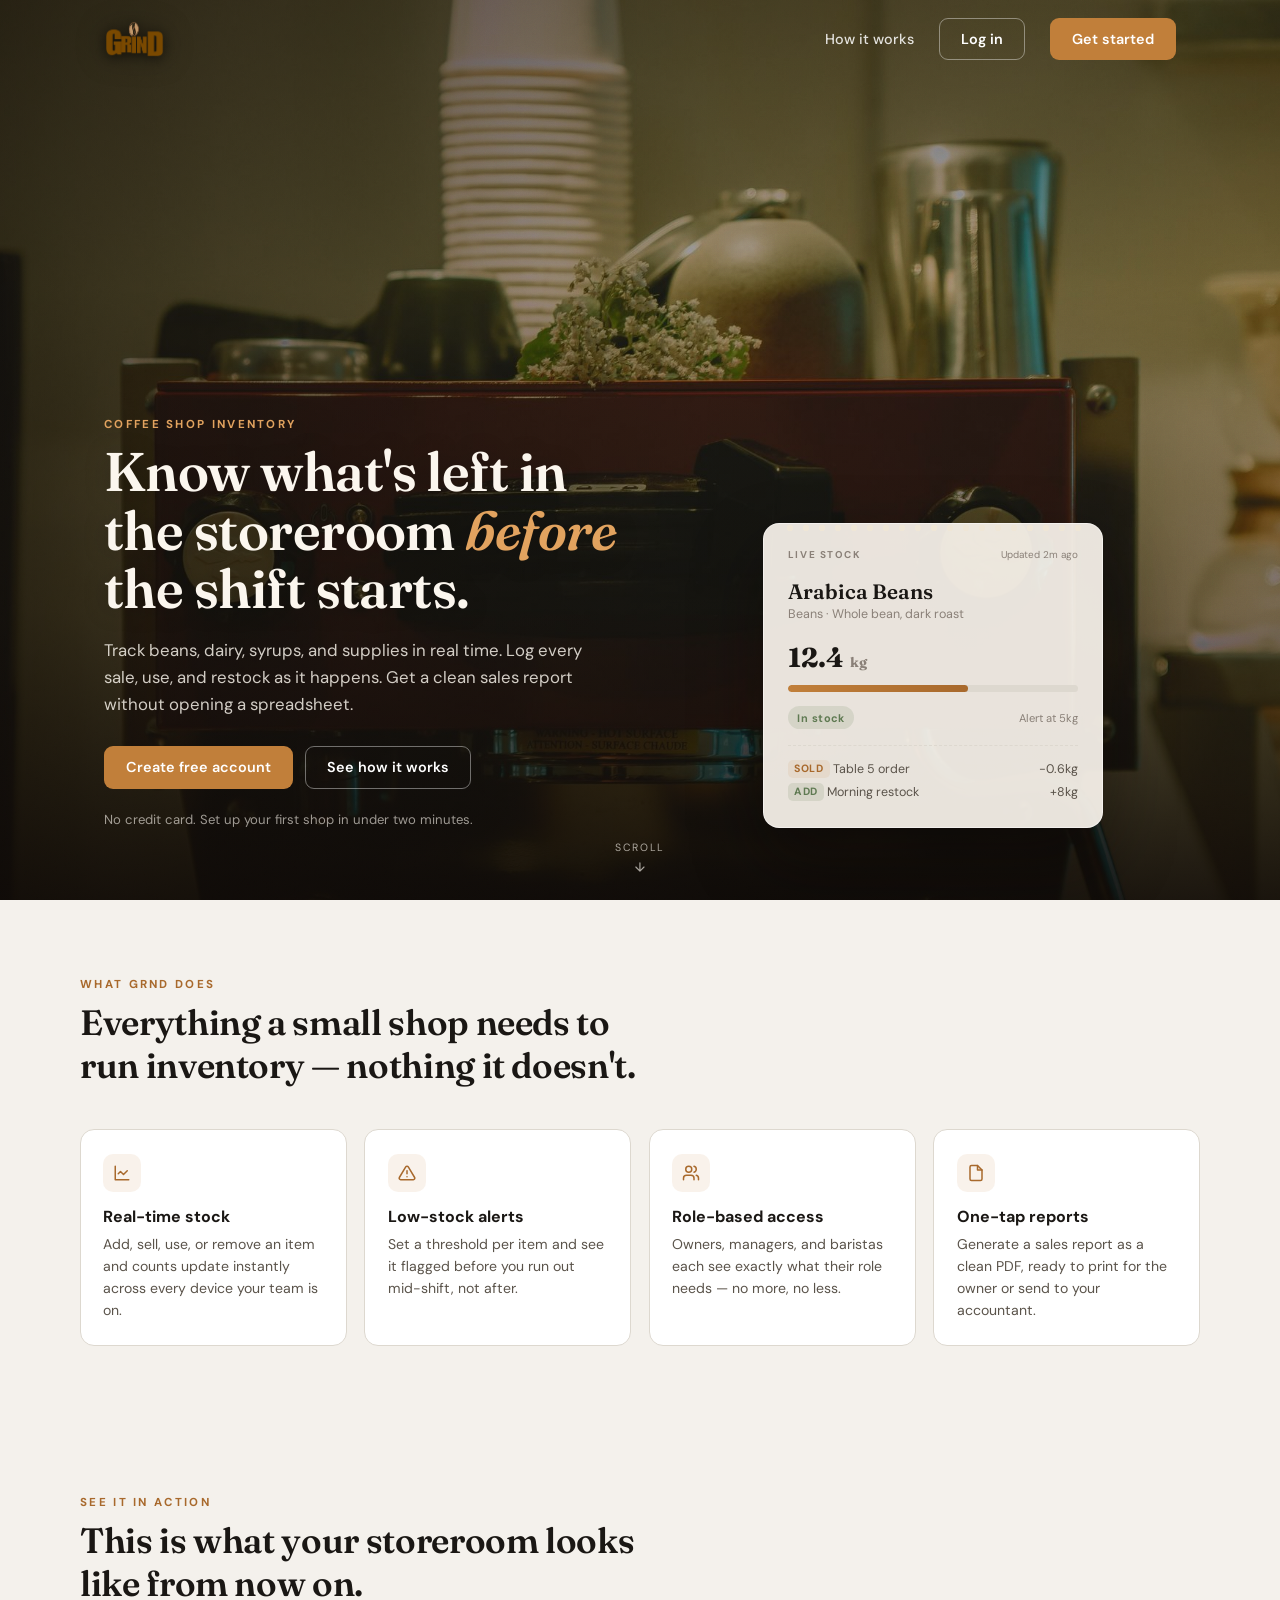
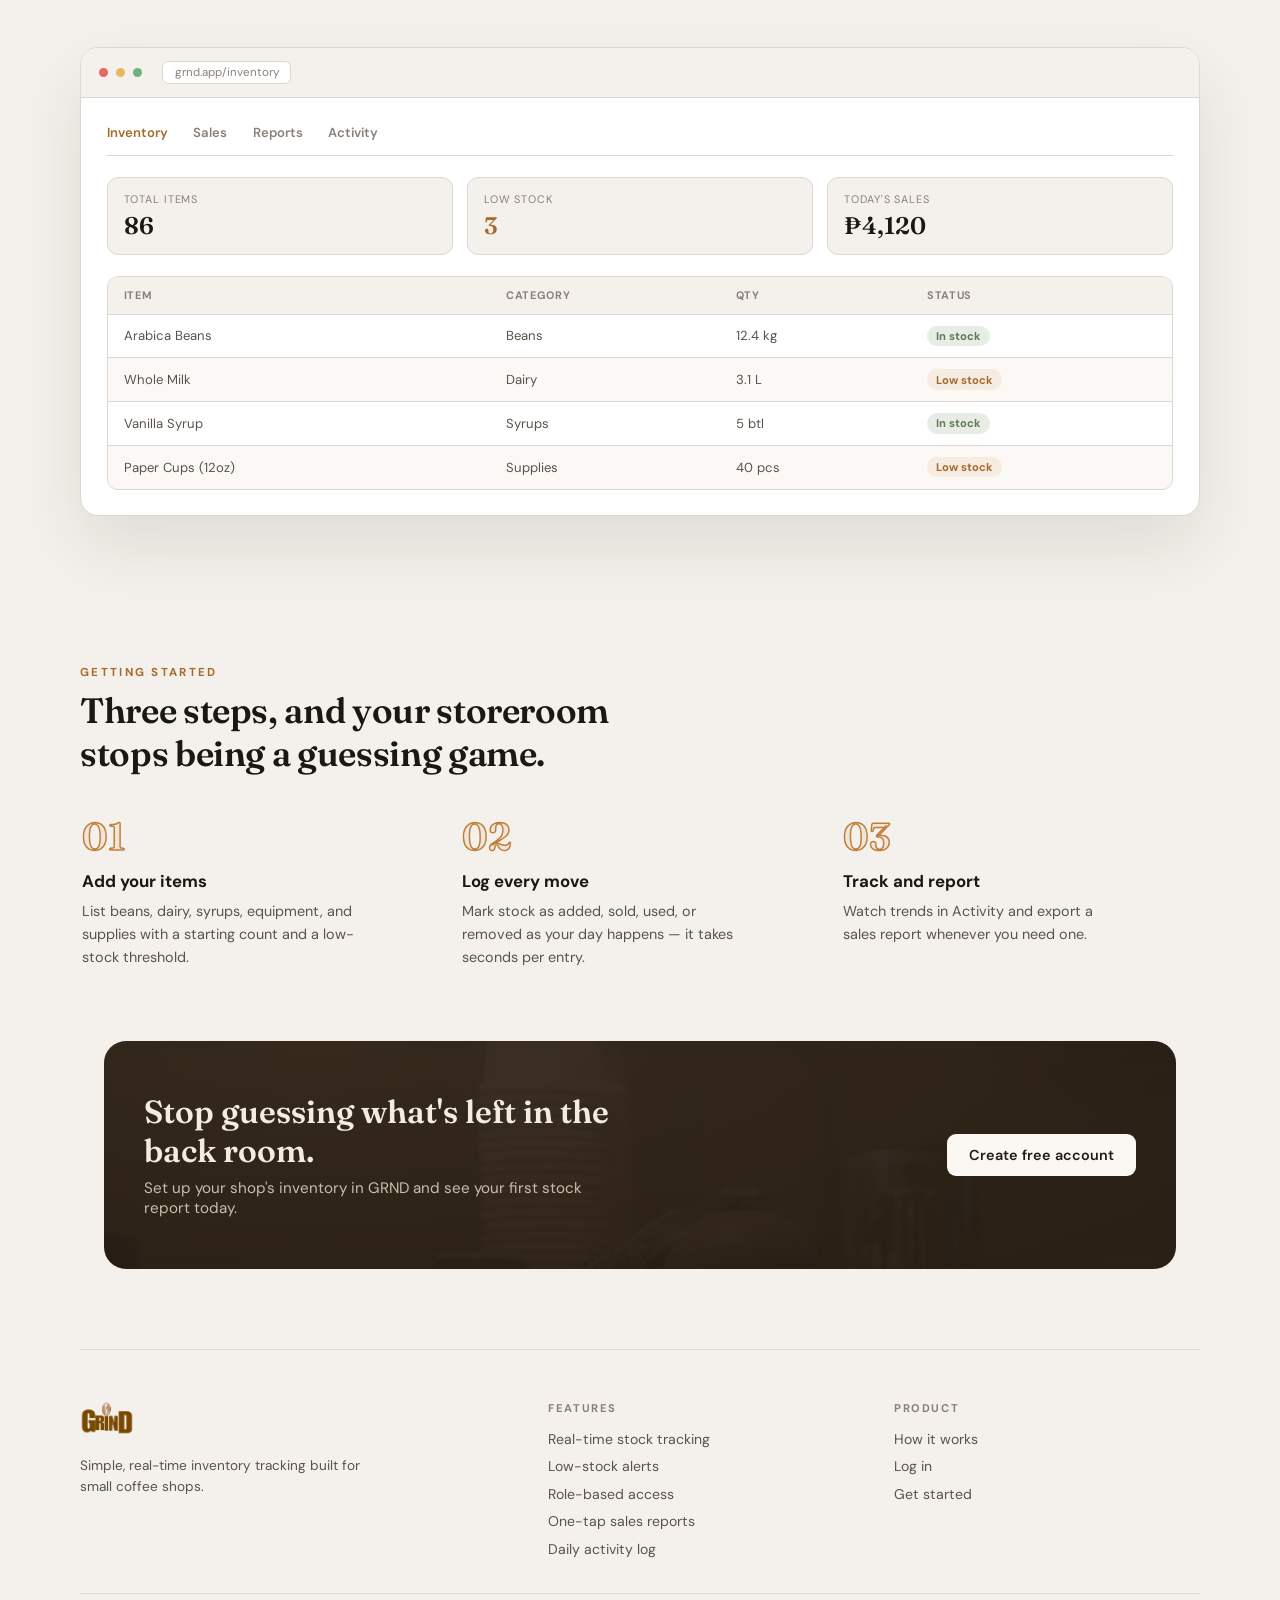
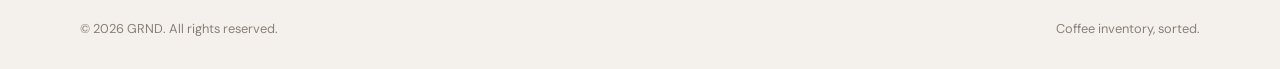
<file: index.html>
<!DOCTYPE html>
<html lang="en">
<head>
<meta charset="UTF-8">
<meta name="viewport" content="width=device-width, initial-scale=1.0">
<meta name="google-site-verification" content="4CxbgGFy1J-Vid9wjSaJWtmQZ1Nv8mDN91HN-kvKp9s" />
<title>GRND — Coffee Inventory, Sorted</title>
<link rel="icon" type="image/png" href="images/logo-full.png">
<meta name="description" content="GRND helps coffee shops track beans, dairy, syrups, and supplies in real time, log every sale and restock, and generate reports in one click.">
<link rel="preconnect" href="https://fonts.googleapis.com">
<link href="https://fonts.googleapis.com/css2?family=Fraunces:opsz,wght@9..144,500;9..144,600;9..144,700&family=DM+Sans:ital,opsz,wght@0,9..40,400;0,9..40,500;0,9..40,600;0,9..40,700;1,9..40,400&display=swap" rel="stylesheet">
<style>
  *,*::before,*::after{box-sizing:border-box;margin:0;padding:0;}
  :root{
    --bg:#f4f1ec;
    --bg2:#ffffff;
    --paper:#fbf8f3;
    --ink:#1a1714;
    --ink2:#5a534a;
    --ink3:#8a8078;
    --border:#ddd8cf;
    --accent:#c17f3a;
    --accent-h:#a8692c;
    --accent-soft:rgba(193,127,58,0.1);
    --ok:#5f7a52;
    --coffee:#241a12;
    --coffee2:#31241a;
    --serif:'Fraunces',serif;
    --sans:'DM Sans',sans-serif;
    --cream:#f4ede2;
    --grain-op:0.05;
  }
  html{scroll-behavior:smooth;}
  body{
    font-family:var(--sans);
    background:var(--bg);
    color:var(--ink);
    -webkit-font-smoothing:antialiased;
    overflow-x:hidden;
  }
  a{color:inherit;text-decoration:none;}
  .wrap{max-width:1120px;margin:0 auto;padding:0 1.5rem;}
  .eyebrow{
    font-size:0.72rem;font-weight:700;letter-spacing:0.2em;text-transform:uppercase;
    color:var(--accent-h);
  }

  /* ── NAV ─────────────────────────────────────── */
  .nav{
    position:fixed;top:0;left:0;right:0;z-index:100;
    background:transparent;
    border-bottom:1px solid transparent;
    transition:background 0.35s ease, border-color 0.35s ease, backdrop-filter 0.35s ease;
  }
  .nav.scrolled{
    background:rgba(244,241,236,0.88);
    backdrop-filter:blur(10px);
    border-bottom:1px solid var(--border);
  }
  .nav-inner{
    max-width:1120px;margin:0 auto;padding:1.1rem 1.5rem;
    display:flex;align-items:center;justify-content:space-between;
  }
  .nav-brand{display:flex;align-items:center;gap:0.55rem;}
  .nav-logo-img{
    height:38px;width:auto;object-fit:contain;display:block;
    filter:drop-shadow(0 2px 6px rgba(0,0,0,0.55)) drop-shadow(0 0 14px rgba(0,0,0,0.35));
    transition:filter 0.35s ease;
  }
  .nav.scrolled .nav-logo-img{ filter:none; }
  .nav-cta{
    display:flex;align-items:center;gap:1.6rem;
  }
  .nav-link{font-size:0.9rem;font-weight:500;color:rgba(255,255,255,0.85);transition:color 0.35s ease;}
  .nav.scrolled .nav-link{color:var(--ink2);}
  .btn{
    display:inline-flex;align-items:center;justify-content:center;gap:0.5rem;
    font-family:var(--sans);font-weight:600;font-size:0.9rem;
    padding:0.7rem 1.3rem;border-radius:9px;border:1px solid transparent;
    cursor:pointer;transition:transform 0.15s ease, box-shadow 0.15s ease, background 0.15s ease, color 0.15s ease, border-color 0.15s ease;
    white-space:nowrap;
  }
  .btn-primary{background:var(--accent);color:#fff;}
  .btn-primary:hover{background:var(--accent-h);transform:translateY(-1px);box-shadow:0 8px 20px rgba(193,127,58,0.35);}
  .btn-ghost{background:transparent;border-color:rgba(255,255,255,0.4);color:#fff;}
  .nav.scrolled .btn-ghost{border-color:var(--border);color:var(--ink);}
  .btn-ghost:hover{border-color:var(--accent);color:var(--accent-h) !important;}
  .btn-dark{background:var(--paper);color:var(--coffee);}
  .btn-dark:hover{background:#fff;transform:translateY(-1px);}

  /* ── HERO ────────────────────────────────────── */
  .hero{
    position:relative;
    min-height:100vh;
    display:flex;align-items:flex-end;
    overflow:hidden;
    isolation:isolate;
  }
  .hero-bg{
    position:absolute;inset:0;z-index:-3;
    background-image:url('images/hero-espresso.jpg');
    background-size:cover;
    background-position:center 30%;
    transform:scale(1.03);
  }
  .hero-bg::after{content:"";}
  .hero-overlay{
    position:absolute;inset:0;z-index:-2;
    background:
      linear-gradient(180deg, rgba(20,14,9,0.55) 0%, rgba(20,14,9,0.35) 32%, rgba(20,14,9,0.55) 68%, rgba(15,10,7,0.92) 100%),
      linear-gradient(90deg, rgba(15,10,7,0.55) 0%, rgba(15,10,7,0.05) 55%);
  }
  .hero-grain{
    position:absolute;inset:0;z-index:-1;
    opacity:var(--grain-op);
    background-image:url("data:image/svg+xml,%3Csvg xmlns='http://www.w3.org/2000/svg' width='120' height='120'%3E%3Cfilter id='n'%3E%3CfeTurbulence type='fractalNoise' baseFrequency='0.9' numOctaves='2' stitchTiles='stitch'/%3E%3C/filter%3E%3Crect width='100%25' height='100%25' filter='url(%23n)'/%3E%3C/svg%3E");
    mix-blend-mode:overlay;
  }
  .hero-inner{
    position:relative;z-index:1;
    width:100%;max-width:1120px;margin:0 auto;padding:0 1.5rem;
    display:grid;grid-template-columns:1.05fr 0.95fr;gap:3rem;align-items:end;
    padding-bottom:4.5rem;padding-top:8rem;
  }
  .hero h1{
    font-family:var(--serif);
    font-size:clamp(2.1rem,4.4vw,3.4rem);
    font-weight:600;line-height:1.08;letter-spacing:-0.01em;
    margin:0.6rem 0 1.1rem;
    color:#fbf6ee;
    text-shadow:0 2px 24px rgba(0,0,0,0.25);
  }
  .hero h1 em{font-style:italic;color:#e2a35f;}
  .hero p{
    font-size:1.05rem;line-height:1.6;color:rgba(251,246,238,0.82);max-width:480px;margin-bottom:1.8rem;
  }
  .hero-actions{display:flex;gap:0.8rem;flex-wrap:wrap;margin-bottom:1.4rem;}
  .hero-note{font-size:0.82rem;color:rgba(251,246,238,0.6);}
  .hero .eyebrow{color:#e2a35f;}

  .anim{opacity:0;transform:translateY(14px);animation:rise 0.7s ease forwards;}
  @keyframes rise{to{opacity:1;transform:translateY(0);}}

  .scroll-cue{
    position:absolute;bottom:1.6rem;left:50%;transform:translateX(-50%);z-index:1;
    display:flex;flex-direction:column;align-items:center;gap:0.4rem;
    color:rgba(251,246,238,0.65);font-size:0.66rem;letter-spacing:0.16em;text-transform:uppercase;
    animation:bob 2.2s ease-in-out infinite;
  }
  @keyframes bob{0%,100%{transform:translate(-50%,0);}50%{transform:translate(-50%,6px);}}

  /* ── TICKET (signature element) ─────────────── */
  .ticket-stage{display:flex;justify-content:center;}
  .ticket{
    width:100%;max-width:340px;
    background:rgba(251,246,238,0.92);
    backdrop-filter:blur(14px);
    border:1px solid rgba(255,255,255,0.5);border-radius:16px;
    box-shadow:0 30px 70px rgba(10,7,4,0.45);
    padding:1.5rem 1.5rem 1.7rem;position:relative;
  }
  .ticket::before{
    content:"";position:absolute;top:-1px;left:18px;right:18px;height:10px;
    background-image:radial-gradient(circle, #efe6d6 3px, transparent 3.2px);
    background-size:16px 16px;background-position:0 -3px;
  }
  .ticket-top{display:flex;justify-content:space-between;align-items:flex-start;margin-bottom:1.1rem;}
  .ticket-tag{font-size:0.62rem;letter-spacing:0.16em;text-transform:uppercase;color:var(--ink3);font-weight:700;}
  .ticket-lot{font-size:0.62rem;color:var(--ink3);}
  .ticket-name{font-family:var(--serif);font-size:1.3rem;font-weight:600;margin-bottom:0.15rem;}
  .ticket-cat{font-size:0.78rem;color:var(--ink3);margin-bottom:1.1rem;}
  .ticket-row{display:flex;justify-content:space-between;align-items:baseline;margin-bottom:0.4rem;}
  .ticket-qty{font-size:1.7rem;font-weight:700;font-family:var(--serif);}
  .ticket-unit{font-size:0.85rem;color:var(--ink3);}
  .ticket-bar-track{height:7px;border-radius:5px;background:var(--border);overflow:hidden;margin:0.7rem 0 0.9rem;}
  .ticket-bar-fill{
    height:100%;width:0%;border-radius:5px;
    background:linear-gradient(90deg,var(--accent),var(--accent-h));
    animation:fill 1.6s 0.4s cubic-bezier(.2,.7,.3,1) forwards;
  }
  @keyframes fill{to{width:62%;}}
  .ticket-foot{display:flex;justify-content:space-between;align-items:center;}
  .pill{
    font-size:0.68rem;font-weight:700;letter-spacing:0.04em;
    padding:0.28rem 0.6rem;border-radius:99px;
  }
  .pill-ok{background:rgba(95,122,82,0.14);color:var(--ok);}
  .ticket-updated{font-size:0.7rem;color:var(--ink3);}
  .ticket-log{
    margin-top:1rem;padding-top:0.9rem;border-top:1px dashed var(--border);
    display:flex;flex-direction:column;gap:0.45rem;
  }
  .log-row{display:flex;justify-content:space-between;font-size:0.78rem;color:var(--ink2);}
  .log-tag{font-weight:700;font-size:0.66rem;letter-spacing:0.05em;padding:0.15rem 0.4rem;border-radius:5px;}
  .log-add{background:rgba(95,122,82,0.14);color:var(--ok);}
  .log-sell{background:var(--accent-soft);color:var(--accent-h);}

  /* ── FEATURES ────────────────────────────────── */
  .section{padding:4.5rem 0;}
  .section-head{max-width:560px;margin-bottom:2.6rem;}
  .section-head h2{
    font-family:var(--serif);font-weight:600;font-size:clamp(1.6rem,3vw,2.2rem);
    margin-top:0.5rem;letter-spacing:-0.01em;
  }
  .feature-grid{display:grid;grid-template-columns:repeat(4,1fr);gap:1.1rem;}
  .feature-card{
    background:var(--bg2);border:1px solid var(--border);border-radius:14px;
    padding:1.5rem 1.4rem;transition:transform 0.18s ease, box-shadow 0.18s ease;
  }
  .feature-card:hover{transform:translateY(-4px);box-shadow:0 16px 30px rgba(0,0,0,0.06);}
  .feature-icon{
    width:38px;height:38px;border-radius:10px;background:var(--accent-soft);
    display:flex;align-items:center;justify-content:center;margin-bottom:0.9rem;color:var(--accent-h);
  }
  .feature-card h3{font-size:1rem;font-weight:700;margin-bottom:0.45rem;}
  .feature-card p{font-size:0.88rem;color:var(--ink2);line-height:1.55;}

  /* ── APP PREVIEW MOCKUP ─────────────────────── */
  .app-preview{
    background:var(--bg2);border:1px solid var(--border);border-radius:18px;
    box-shadow:0 30px 70px rgba(36,26,18,0.1);
    overflow:hidden;
  }
  .browser-chrome{
    display:flex;align-items:center;gap:0.5rem;
    padding:0.8rem 1.1rem;border-bottom:1px solid var(--border);
    background:var(--bg);
  }
  .chrome-dot{width:9px;height:9px;border-radius:50%;display:inline-block;}
  .chrome-url{
    margin-left:0.8rem;font-size:0.72rem;color:var(--ink3);
    background:var(--bg2);border:1px solid var(--border);border-radius:6px;
    padding:0.2rem 0.7rem;
  }
  .mock-body{padding:1.6rem;}
  .mock-tabs{display:flex;gap:1.6rem;border-bottom:1px solid var(--border);margin-bottom:1.3rem;padding-bottom:0.9rem;}
  .mock-tab{font-size:0.82rem;font-weight:600;color:var(--ink3);}
  .mock-tab.active{color:var(--accent-h);}
  .mock-stats{display:grid;grid-template-columns:repeat(3,1fr);gap:0.9rem;margin-bottom:1.3rem;}
  .mock-stat{
    background:var(--bg);border:1px solid var(--border);border-radius:11px;
    padding:0.9rem 1rem;display:flex;flex-direction:column;gap:0.3rem;
  }
  .mock-stat-label{font-size:0.68rem;color:var(--ink3);text-transform:uppercase;letter-spacing:0.08em;}
  .mock-stat-value{font-family:var(--serif);font-size:1.5rem;font-weight:600;color:var(--ink);}
  .mock-stat-warn .mock-stat-value{color:var(--accent-h);}
  .mock-table{border:1px solid var(--border);border-radius:11px;overflow:hidden;}
  .mock-row{
    display:grid;grid-template-columns:2fr 1.2fr 1fr 1.2fr;align-items:center;
    padding:0.7rem 1rem;font-size:0.82rem;color:var(--ink2);
    border-bottom:1px solid var(--border);
  }
  .mock-row:last-child{border-bottom:none;}
  .mock-row-head{background:var(--bg);font-size:0.68rem;text-transform:uppercase;letter-spacing:0.06em;color:var(--ink3);font-weight:700;}
  .mock-row-low{background:rgba(193,127,58,0.05);}
  .mock-badge{font-size:0.7rem;font-weight:700;padding:0.2rem 0.6rem;border-radius:99px;justify-self:start;}
  .mock-ok{background:rgba(95,122,82,0.14);color:var(--ok, #5f7a52);}
  .mock-low{background:var(--accent-soft);color:var(--accent-h);}

  /* ── HOW IT WORKS ────────────────────────────── */
  .steps{display:grid;grid-template-columns:repeat(3,1fr);gap:1.4rem;}
  .step{position:relative;padding-left:0.1rem;}
  .step-num{
    font-family:var(--serif);font-size:2.4rem;font-weight:600;color:var(--accent-soft);
    -webkit-text-stroke:1.5px var(--accent);
    line-height:1;margin-bottom:0.9rem;display:block;
  }
  .step h3{font-size:1.05rem;font-weight:700;margin-bottom:0.5rem;}
  .step p{font-size:0.9rem;color:var(--ink2);line-height:1.6;max-width:280px;}

  /* ── CTA BAND ────────────────────────────────── */
  .cta-band{
    position:relative;
    background:
      radial-gradient(120% 160% at 20% 0%, rgba(49,36,26,0.94), rgba(36,26,18,0.97)),
      url('images/hero-espresso.jpg');
    background-size:cover, cover;
    background-position:center, center 20%;
    color:#f2ece3;border-radius:22px;padding:3.2rem 2.5rem;
    display:flex;align-items:center;justify-content:space-between;gap:2rem;flex-wrap:wrap;
    overflow:hidden;
  }
  .cta-band h2{font-family:var(--serif);font-weight:600;font-size:clamp(1.5rem,3vw,2rem);max-width:480px;}
  .cta-band p{color:#c9beae;margin-top:0.5rem;max-width:440px;font-size:0.95rem;}

  /* ── FOOTER ──────────────────────────────────── */
  .footer{border-top:1px solid var(--border);padding:3.2rem 0 2rem;}
  .footer-grid{
    display:grid;grid-template-columns:1.4fr 1fr 1fr;gap:2.5rem;
    padding-bottom:2.2rem;
  }
  .footer-col-brand p{font-size:0.85rem;color:var(--ink2);line-height:1.6;max-width:280px;margin-top:0.9rem;}
  .footer-col h4{
    font-size:0.7rem;font-weight:700;letter-spacing:0.14em;text-transform:uppercase;
    color:var(--ink3);margin-bottom:0.9rem;
  }
  .footer-col ul{list-style:none;display:flex;flex-direction:column;gap:0.6rem;}
  .footer-col ul li{font-size:0.88rem;color:var(--ink2);}
  .footer-col ul a{color:var(--ink2);}
  .footer-col ul a:hover{color:var(--accent-h);}
  .footer-bottom{
    display:flex;justify-content:space-between;align-items:center;flex-wrap:wrap;gap:0.6rem;
    padding-top:1.6rem;border-top:1px solid var(--border);
    font-size:0.8rem;color:var(--ink3);
  }

  @media (max-width:900px){
    .hero-inner{grid-template-columns:1fr;padding-top:6.5rem;}
    .ticket-stage{order:-1;}
    .feature-grid{grid-template-columns:repeat(2,1fr);}
    .steps{grid-template-columns:1fr;}
    .cta-band{flex-direction:column;align-items:flex-start;}
    .footer-grid{grid-template-columns:1fr;gap:1.8rem;}
    .mock-stats{grid-template-columns:1fr;}
    .mock-row{grid-template-columns:1.6fr 1fr 1fr;}
    .mock-row span:nth-child(2){display:none;}
  }
  @media (prefers-reduced-motion: reduce){
    .anim,.ticket-bar-fill{animation:none !important;opacity:1 !important;transform:none !important;width:62% !important;}
  }
</style>
</head>
<body>

<nav class="nav">
  <div class="nav-inner">
    <div class="nav-brand">
      <img src="images/logo-full.png" class="nav-logo-img" alt="GRND">
    </div>
    <div class="nav-cta">
      <a class="nav-link" href="#how">How it works</a>
      <a class="btn btn-ghost" href="app.html">Log in</a>
      <a class="btn btn-primary" href="app.html">Get started</a>
    </div>
  </div>
</nav>

<header class="hero">
  <div class="hero-bg"></div>
  <div class="hero-overlay"></div>
  <div class="hero-grain"></div>
  <div class="hero-inner">
  <div>
    <span class="eyebrow anim">Coffee shop inventory</span>
    <h1 class="anim" style="animation-delay:0.05s">Know what's left in the storeroom <em>before</em> the shift starts.</h1>
    <p class="anim" style="animation-delay:0.1s">Track beans, dairy, syrups, and supplies in real time. Log every sale, use, and restock as it happens. Get a clean sales report without opening a spreadsheet.</p>
    <div class="hero-actions anim" style="animation-delay:0.15s">
      <a class="btn btn-primary" href="app.html">Create free account</a>
      <a class="btn btn-ghost" href="#how">See how it works</a>
    </div>
    <div class="hero-note anim" style="animation-delay:0.2s">No credit card. Set up your first shop in under two minutes.</div>
  </div>

  <div class="ticket-stage anim" style="animation-delay:0.1s">
    <div class="ticket">
      <div class="ticket-top">
        <span class="ticket-tag">Live stock</span>
        <span class="ticket-lot">Updated 2m ago</span>
      </div>
      <div class="ticket-name">Arabica Beans</div>
      <div class="ticket-cat">Beans · Whole bean, dark roast</div>
      <div class="ticket-row">
        <span class="ticket-qty">12.4 <span class="ticket-unit">kg</span></span>
      </div>
      <div class="ticket-bar-track"><div class="ticket-bar-fill"></div></div>
      <div class="ticket-foot">
        <span class="pill pill-ok">In stock</span>
        <span class="ticket-updated">Alert at 5kg</span>
      </div>
      <div class="ticket-log">
        <div class="log-row"><span><span class="log-tag log-sell">SOLD</span> Table 5 order</span><span>−0.6kg</span></div>
        <div class="log-row"><span><span class="log-tag log-add">ADD</span> Morning restock</span><span>+8kg</span></div>
      </div>
    </div>
  </div>
  </div>
  <div class="scroll-cue">
    <span>Scroll</span>
    <svg width="14" height="14" viewBox="0 0 24 24" fill="none" stroke="currentColor" stroke-width="2" stroke-linecap="round" stroke-linejoin="round"><path d="M12 5v14M5 12l7 7 7-7"/></svg>
  </div>
</header>

<section class="section wrap">
  <div class="section-head">
    <span class="eyebrow">What GRND does</span>
    <h2>Everything a small shop needs to run inventory — nothing it doesn't.</h2>
  </div>
  <div class="feature-grid">
    <div class="feature-card">
      <div class="feature-icon"><svg width="18" height="18" viewBox="0 0 24 24" fill="none" stroke="currentColor" stroke-width="2" stroke-linecap="round" stroke-linejoin="round"><path d="M3 3v18h18"/><path d="m19 9-5 5-4-4-3 3"/></svg></div>
      <h3>Real-time stock</h3>
      <p>Add, sell, use, or remove an item and counts update instantly across every device your team is on.</p>
    </div>
    <div class="feature-card">
      <div class="feature-icon"><svg width="18" height="18" viewBox="0 0 24 24" fill="none" stroke="currentColor" stroke-width="2" stroke-linecap="round" stroke-linejoin="round"><path d="M10.29 3.86 1.82 18a2 2 0 0 0 1.71 3h16.94a2 2 0 0 0 1.71-3L13.71 3.86a2 2 0 0 0-3.42 0Z"/><line x1="12" x2="12" y1="9" y2="13"/><line x1="12" x2="12.01" y1="17" y2="17"/></svg></div>
      <h3>Low-stock alerts</h3>
      <p>Set a threshold per item and see it flagged before you run out mid-shift, not after.</p>
    </div>
    <div class="feature-card">
      <div class="feature-icon"><svg width="18" height="18" viewBox="0 0 24 24" fill="none" stroke="currentColor" stroke-width="2" stroke-linecap="round" stroke-linejoin="round"><path d="M16 21v-2a4 4 0 0 0-4-4H6a4 4 0 0 0-4 4v2"/><circle cx="9" cy="7" r="4"/><path d="M22 21v-2a4 4 0 0 0-3-3.87"/><path d="M16 3.13a4 4 0 0 1 0 7.75"/></svg></div>
      <h3>Role-based access</h3>
      <p>Owners, managers, and baristas each see exactly what their role needs — no more, no less.</p>
    </div>
    <div class="feature-card">
      <div class="feature-icon"><svg width="18" height="18" viewBox="0 0 24 24" fill="none" stroke="currentColor" stroke-width="2" stroke-linecap="round" stroke-linejoin="round"><path d="M14 2H6a2 2 0 0 0-2 2v16a2 2 0 0 0 2 2h12a2 2 0 0 0 2-2V8z"/><polyline points="14 2 14 8 20 8"/></svg></div>
      <h3>One-tap reports</h3>
      <p>Generate a sales report as a clean PDF, ready to print for the owner or send to your accountant.</p>
    </div>
  </div>
</section>

<section class="section wrap">
  <div class="section-head">
    <span class="eyebrow">See it in action</span>
    <h2>This is what your storeroom looks like from now on.</h2>
  </div>
  <div class="app-preview">
    <div class="browser-chrome">
      <span class="chrome-dot" style="background:#e5675f;"></span>
      <span class="chrome-dot" style="background:#e6b95c;"></span>
      <span class="chrome-dot" style="background:#6fb37a;"></span>
      <span class="chrome-url">grnd.app/inventory</span>
    </div>
    <div class="mock-body">
      <div class="mock-tabs">
        <span class="mock-tab active">Inventory</span>
        <span class="mock-tab">Sales</span>
        <span class="mock-tab">Reports</span>
        <span class="mock-tab">Activity</span>
      </div>

      <div class="mock-stats">
        <div class="mock-stat">
          <span class="mock-stat-label">Total items</span>
          <span class="mock-stat-value">86</span>
        </div>
        <div class="mock-stat mock-stat-warn">
          <span class="mock-stat-label">Low stock</span>
          <span class="mock-stat-value">3</span>
        </div>
        <div class="mock-stat">
          <span class="mock-stat-label">Today's sales</span>
          <span class="mock-stat-value">₱4,120</span>
        </div>
      </div>

      <div class="mock-table">
        <div class="mock-row mock-row-head">
          <span>Item</span><span>Category</span><span>Qty</span><span>Status</span>
        </div>
        <div class="mock-row">
          <span>Arabica Beans</span><span>Beans</span><span>12.4 kg</span><span class="mock-badge mock-ok">In stock</span>
        </div>
        <div class="mock-row mock-row-low">
          <span>Whole Milk</span><span>Dairy</span><span>3.1 L</span><span class="mock-badge mock-low">Low stock</span>
        </div>
        <div class="mock-row">
          <span>Vanilla Syrup</span><span>Syrups</span><span>5 btl</span><span class="mock-badge mock-ok">In stock</span>
        </div>
        <div class="mock-row mock-row-low">
          <span>Paper Cups (12oz)</span><span>Supplies</span><span>40 pcs</span><span class="mock-badge mock-low">Low stock</span>
        </div>
      </div>
    </div>
  </div>
</section>

<section class="section wrap" id="how">
  <div class="section-head">
    <span class="eyebrow">Getting started</span>
    <h2>Three steps, and your storeroom stops being a guessing game.</h2>
  </div>
  <div class="steps">
    <div class="step">
      <span class="step-num">01</span>
      <h3>Add your items</h3>
      <p>List beans, dairy, syrups, equipment, and supplies with a starting count and a low-stock threshold.</p>
    </div>
    <div class="step">
      <span class="step-num">02</span>
      <h3>Log every move</h3>
      <p>Mark stock as added, sold, used, or removed as your day happens — it takes seconds per entry.</p>
    </div>
    <div class="step">
      <span class="step-num">03</span>
      <h3>Track and report</h3>
      <p>Watch trends in Activity and export a sales report whenever you need one.</p>
    </div>
  </div>
</section>

<section class="wrap" style="padding-bottom:5rem;">
  <div class="cta-band">
    <div>
      <h2>Stop guessing what's left in the back room.</h2>
      <p>Set up your shop's inventory in GRND and see your first stock report today.</p>
    </div>
    <a class="btn btn-dark" href="app.html">Create free account</a>
  </div>
</section>

<footer class="footer wrap">
  <div class="footer-grid">
    <div class="footer-col footer-col-brand">
      <img src="images/logo-full.png" style="height:34px;width:auto;object-fit:contain;" alt="GRND">
      <p>Simple, real-time inventory tracking built for small coffee shops.</p>
    </div>

    <div class="footer-col">
      <h4>Features</h4>
      <ul>
        <li>Real-time stock tracking</li>
        <li>Low-stock alerts</li>
        <li>Role-based access</li>
        <li>One-tap sales reports</li>
        <li>Daily activity log</li>
      </ul>
    </div>

    <div class="footer-col">
      <h4>Product</h4>
      <ul>
        <li><a href="#how">How it works</a></li>
        <li><a href="app.html">Log in</a></li>
        <li><a href="app.html">Get started</a></li>
      </ul>
    </div>
  </div>

  <div class="footer-bottom">
    <span>© 2026 GRND. All rights reserved.</span>
    <span>Coffee inventory, sorted.</span>
  </div>
</footer>

<script>
  const nav = document.querySelector('.nav');
  const onScroll = () => {
    if (window.scrollY > 60) nav.classList.add('scrolled');
    else nav.classList.remove('scrolled');
  };
  window.addEventListener('scroll', onScroll, { passive: true });
  onScroll();
</script>
</body>
</html>
</file>
